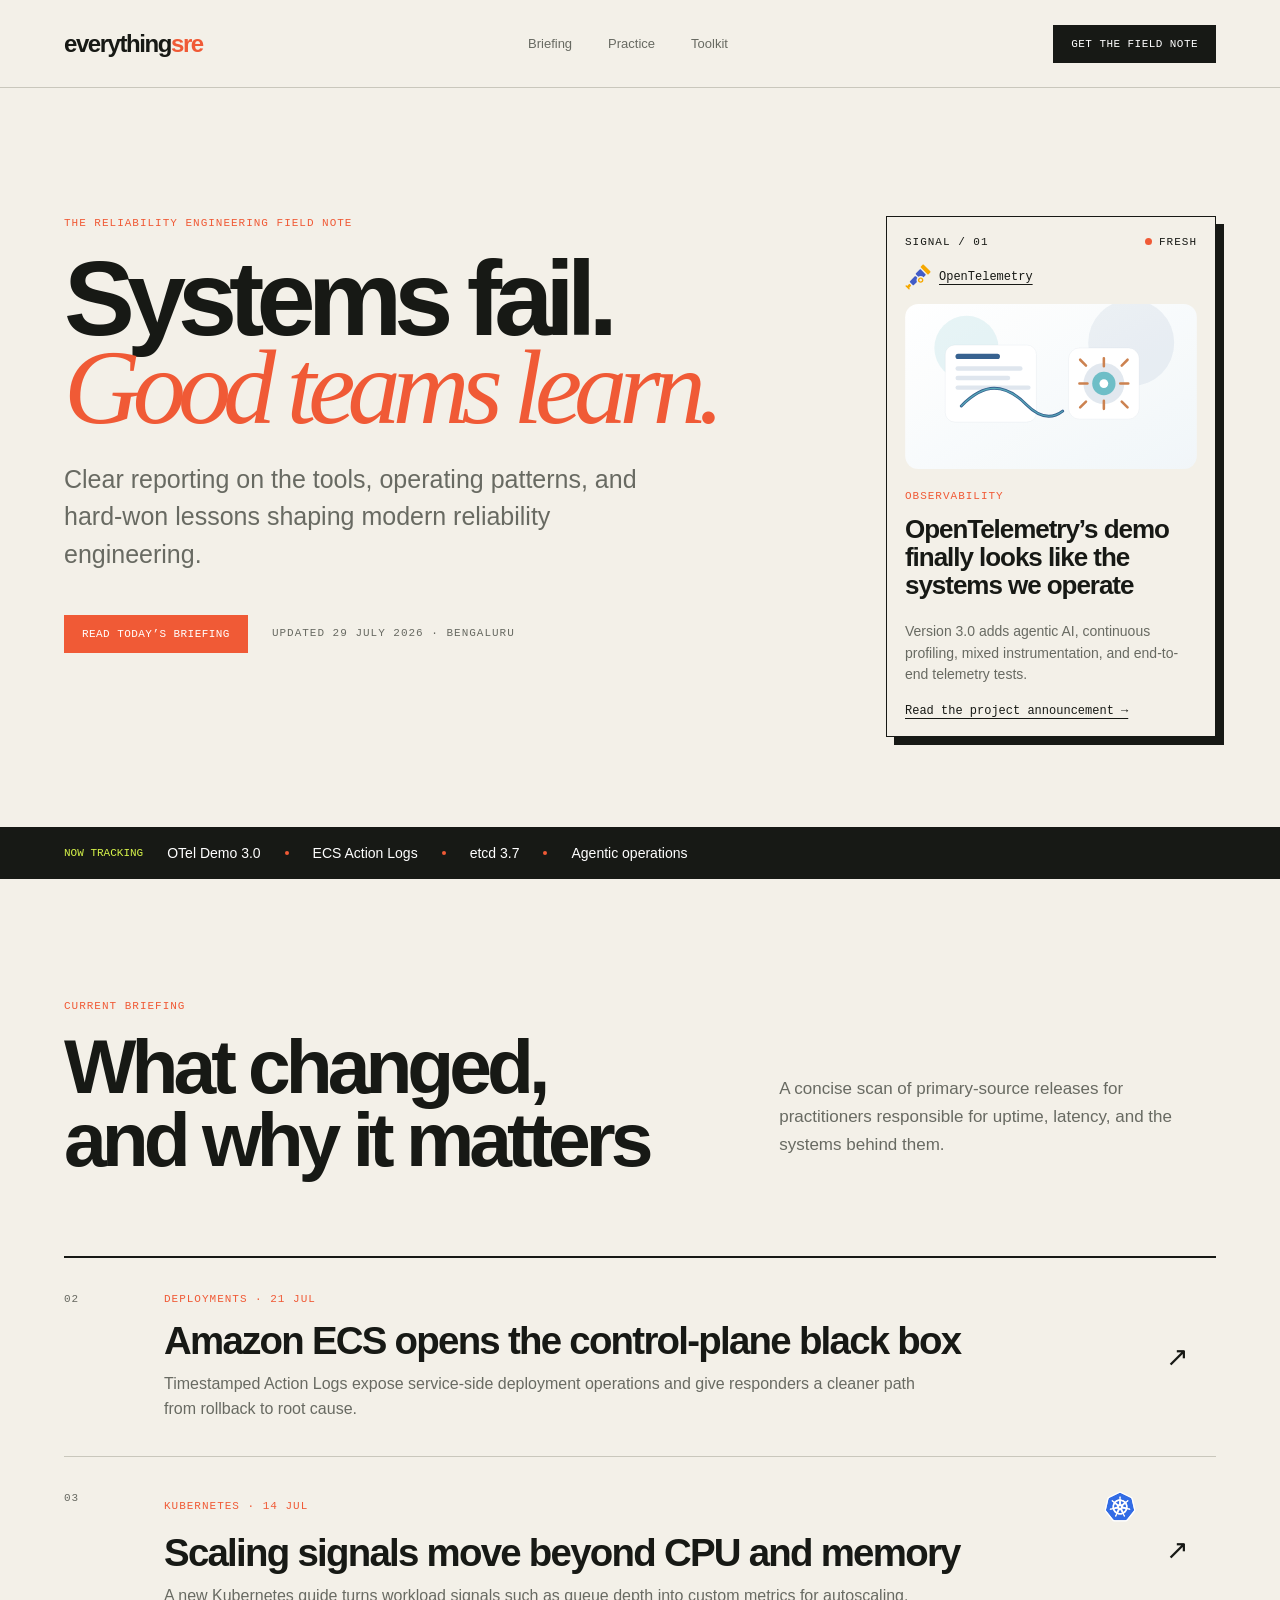
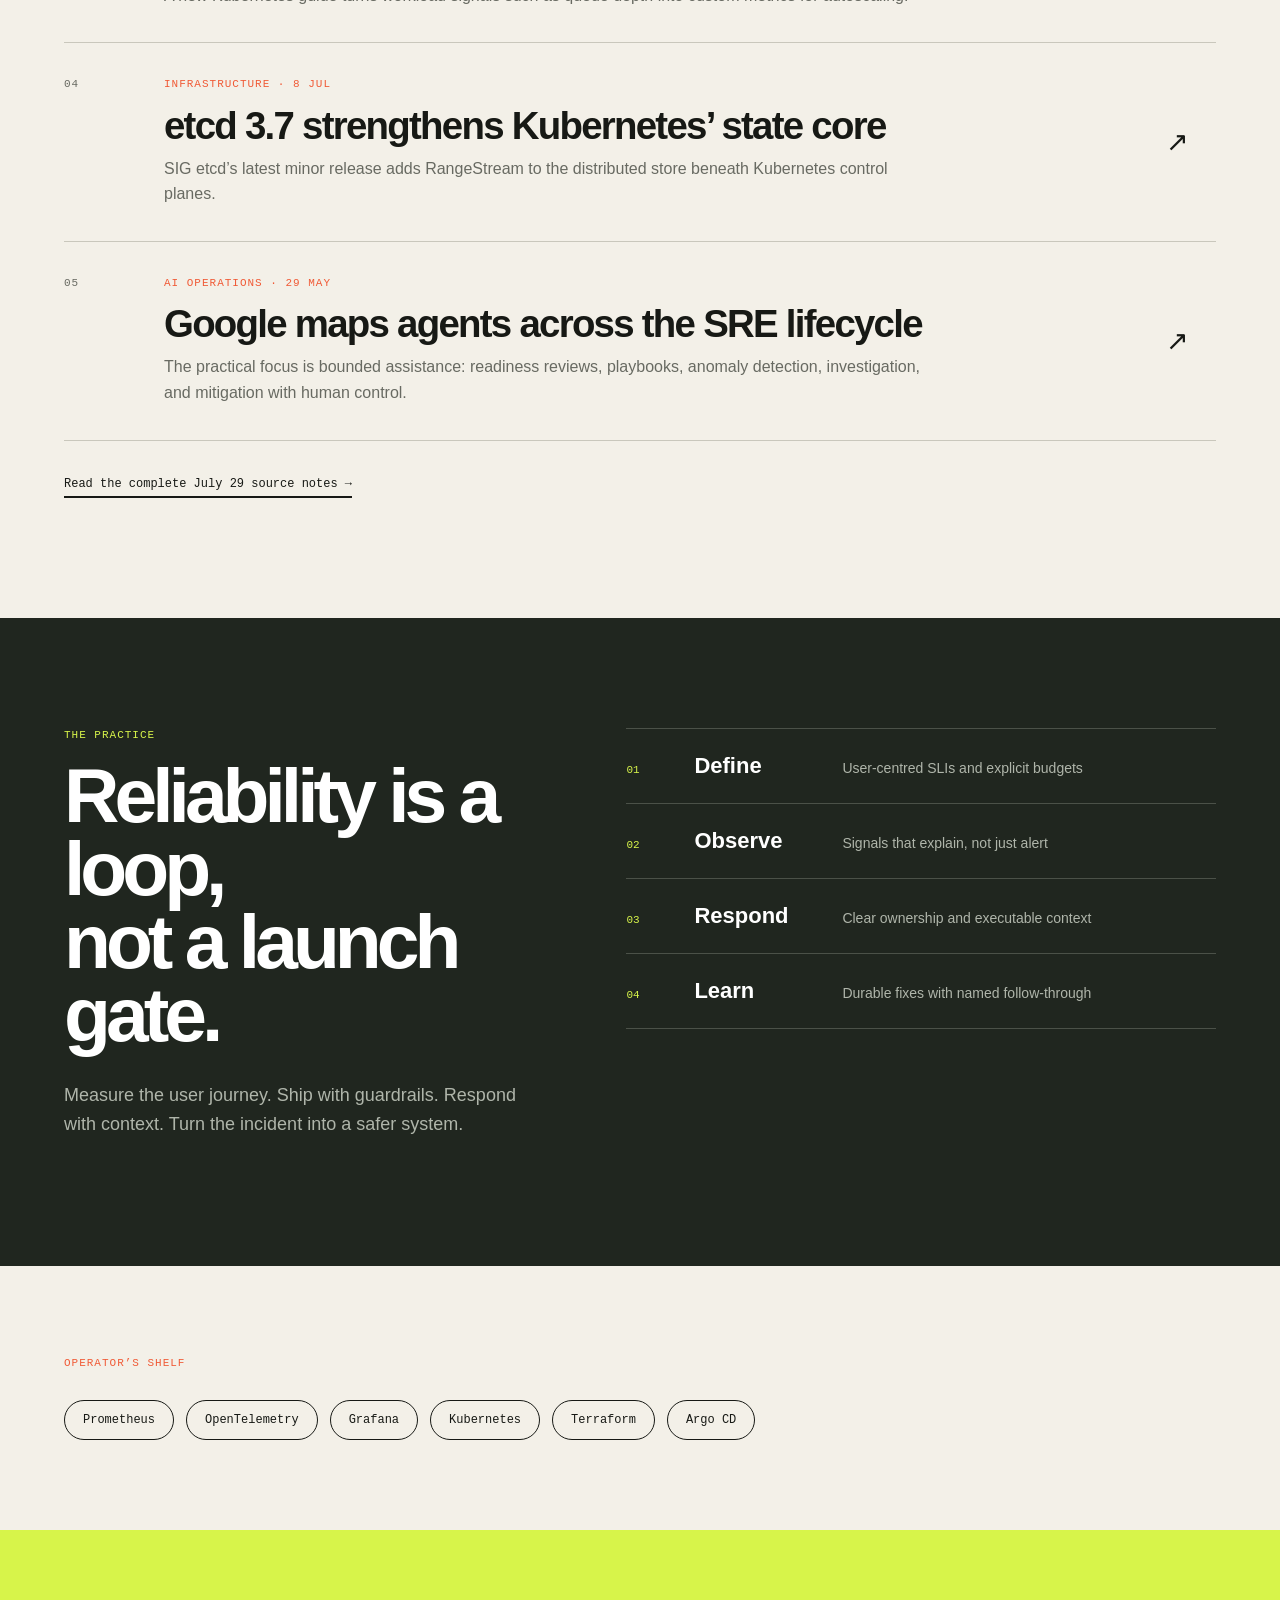
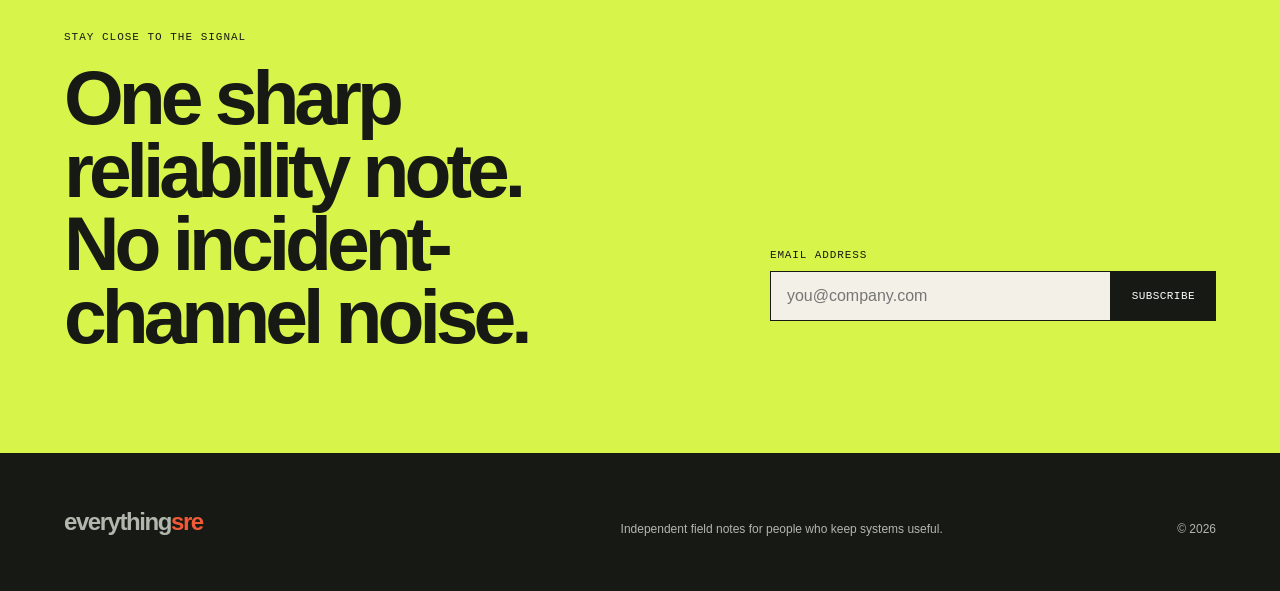
<file: index.html>
<!doctype html>
<html lang="en">
  <head>
    <meta charset="utf-8" />
    <meta name="viewport" content="width=device-width, initial-scale=1" />
    <meta
      name="description"
      content="Current SRE news, reliability engineering field notes, operating practices, and tools."
    />
    <title>everythingsre — Reliability engineering field notes</title>
    <link rel="icon" href="logo.png" type="image/png" />
    <link rel="stylesheet" href="home.css?v=2.0.1" />
    <script>
      (function (h, o, u, n, d) {
        h = h[d] = h[d] || { q: [], onReady: function (callback) { h.q.push(callback); } };
        d = o.createElement(u);
        d.async = true;
        d.src = n;
        n = o.getElementsByTagName(u)[0];
        n.parentNode.insertBefore(d, n);
      })(
        window,
        document,
        'script',
        'https://www.datadoghq-browser-agent.com/us5/v6/datadog-rum.js',
        'DD_RUM'
      );

      window.DD_RUM.onReady(function () {
        window.DD_RUM.init({
          applicationId: '750dff52-45a9-4fd0-882f-ab425c716828',
          clientToken: 'pub09d68a358c94cfc0065de4abdb450430',
          site: 'us5.datadoghq.com',
          service: 'everythingsre',
          env: 'production',
          version: '2.0.0',
          sessionSampleRate: 100,
          sessionReplaySampleRate: 20,
          trackUserInteractions: true,
          trackResources: true,
          trackLongTasks: true,
        });
      });
    </script>
  </head>
  <body>
    <a class="skip-link" href="#main-content">Skip to main content</a>
    <nav class="site-nav" aria-label="Primary navigation">
      <a class="wordmark" href="#main-content">everything<span>sre</span></a>
      <div class="nav-links">
        <a href="#briefing">Briefing</a>
        <a href="#practice">Practice</a>
        <a href="#toolkit">Toolkit</a>
      </div>
      <a class="nav-button" href="#subscribe">Get the field note</a>
    </nav>

    <main id="main-content">
      <section class="hero">
        <div class="hero-main">
          <p class="kicker">The reliability engineering field note</p>
          <h1>Systems fail.<br /><em>Good teams learn.</em></h1>
          <p class="dek">
            Clear reporting on the tools, operating patterns, and hard-won lessons shaping modern
            reliability engineering.
          </p>
          <div class="hero-actions">
            <a class="primary-button" href="#briefing">Read today’s briefing</a>
            <span>Updated 29 July 2026 · Bengaluru</span>
          </div>
        </div>
        <aside class="signal-card">
          <div class="signal-top">
            <span>Signal / 01</span>
            <span class="live-dot">Fresh</span>
          </div>
          <a class="signal-project" href="https://opentelemetry.io/" target="_blank" rel="noreferrer">
            <img src="assets/brands/opentelemetry-icon-color.svg" alt="OpenTelemetry project" />
            <span>OpenTelemetry</span>
          </a>
          <img src="news-otel.svg" alt="" />
          <p class="tag">Observability</p>
          <h2>OpenTelemetry’s demo finally looks like the systems we operate</h2>
          <p>
            Version 3.0 adds agentic AI, continuous profiling, mixed instrumentation, and
            end-to-end telemetry tests.
          </p>
          <a href="https://opentelemetry.io/blog/2026/we-broke-the-demo/" target="_blank" rel="noreferrer">
            Read the project announcement →
          </a>
        </aside>
      </section>

      <section class="ticker" aria-label="Current coverage">
        <span>Now tracking</span>
        <p>OTel Demo 3.0</p><i></i>
        <p>ECS Action Logs</p><i></i>
        <p>etcd 3.7</p><i></i>
        <p>Agentic operations</p>
      </section>

      <section class="briefing" id="briefing">
        <header class="section-title">
          <div>
            <p class="kicker">Current briefing</p>
            <h2>What changed,<br />and why it matters</h2>
          </div>
          <p>
            A concise scan of primary-source releases for practitioners responsible for uptime,
            latency, and the systems behind them.
          </p>
        </header>

        <div class="story-list">
          <article>
            <p class="story-index">02</p>
            <div>
              <p class="tag">Deployments · 21 Jul</p>
              <h3>Amazon ECS opens the control-plane black box</h3>
              <p>
                Timestamped Action Logs expose service-side deployment operations and give
                responders a cleaner path from rollback to root cause.
              </p>
            </div>
            <a href="https://aws.amazon.com/about-aws/whats-new/2026/07/amazon-ecs-action-logs/" target="_blank" rel="noreferrer" aria-label="Read the AWS Action Logs announcement">↗</a>
          </article>
          <article>
            <p class="story-index">03</p>
            <div>
              <div class="story-project">
                <p class="tag">Kubernetes · 14 Jul</p>
                <a href="https://kubernetes.io/" target="_blank" rel="noreferrer">
                  <img src="assets/brands/kubernetes-icon-color.svg" alt="Kubernetes project" />
                </a>
              </div>
              <h3>Scaling signals move beyond CPU and memory</h3>
              <p>
                A new Kubernetes guide turns workload signals such as queue depth into custom
                metrics for autoscaling.
              </p>
            </div>
            <a href="https://kubernetes.io/blog/2026/07/14/custom-metrics-exporter-kubernetes/" target="_blank" rel="noreferrer" aria-label="Read the Kubernetes custom metrics guide">↗</a>
          </article>
          <article>
            <p class="story-index">04</p>
            <div>
              <p class="tag">Infrastructure · 8 Jul</p>
              <h3>etcd 3.7 strengthens Kubernetes’ state core</h3>
              <p>
                SIG etcd’s latest minor release adds RangeStream to the distributed store beneath
                Kubernetes control planes.
              </p>
            </div>
            <a href="https://kubernetes.io/blog/2026/07/08/announcing-etcd-3.7/" target="_blank" rel="noreferrer" aria-label="Read the etcd 3.7 announcement">↗</a>
          </article>
          <article>
            <p class="story-index">05</p>
            <div>
              <p class="tag">AI operations · 29 May</p>
              <h3>Google maps agents across the SRE lifecycle</h3>
              <p>
                The practical focus is bounded assistance: readiness reviews, playbooks, anomaly
                detection, investigation, and mitigation with human control.
              </p>
            </div>
            <a href="https://cloud.google.com/blog/products/devops-sre/how-google-sre-is-using-agentic-ai-to-improve-operations/" target="_blank" rel="noreferrer" aria-label="Read Google's AI in SRE article">↗</a>
          </article>
        </div>
        <a class="roundup-link" href="news/2026-07-29-latest-news.html">
          Read the complete July 29 source notes →
        </a>
      </section>

      <section class="practice" id="practice">
        <div class="practice-copy">
          <p class="kicker">The practice</p>
          <h2>Reliability is a loop,<br />not a launch gate.</h2>
          <p>
            Measure the user journey. Ship with guardrails. Respond with context. Turn the
            incident into a safer system.
          </p>
        </div>
        <ol>
          <li><span>01</span><strong>Define</strong><small>User-centred SLIs and explicit budgets</small></li>
          <li><span>02</span><strong>Observe</strong><small>Signals that explain, not just alert</small></li>
          <li><span>03</span><strong>Respond</strong><small>Clear ownership and executable context</small></li>
          <li><span>04</span><strong>Learn</strong><small>Durable fixes with named follow-through</small></li>
        </ol>
      </section>

      <section class="toolkit" id="toolkit">
        <p class="kicker">Operator’s shelf</p>
        <div class="tool-row">
          <span>Prometheus</span><span>OpenTelemetry</span><span>Grafana</span>
          <span>Kubernetes</span><span>Terraform</span><span>Argo CD</span>
        </div>
      </section>

      <section class="subscribe" id="subscribe">
        <div>
          <p class="kicker">Stay close to the signal</p>
          <h2>One sharp reliability note.<br />No incident-channel noise.</h2>
        </div>
        <form class="subscribe-form">
          <label for="subscriber-email">Email address</label>
          <div class="subscribe-fields">
            <input
              id="subscriber-email"
              name="email"
              type="email"
              autocomplete="email"
              placeholder="you@company.com"
              required
            />
            <button type="submit">Subscribe</button>
          </div>
          <p class="form-status" aria-live="polite"></p>
        </form>
      </section>
    </main>

    <footer>
      <a class="wordmark" href="#main-content">everything<span>sre</span></a>
      <p>Independent field notes for people who keep systems useful.</p>
      <p>© 2026</p>
    </footer>
    <script>
      const subscribeForm = document.querySelector('.subscribe-form');
      const formStatus = document.querySelector('.form-status');

      subscribeForm.addEventListener('submit', function (event) {
        event.preventDefault();
        const email = new FormData(subscribeForm).get('email');
        formStatus.textContent = `Thanks — ${email} is subscribed for the latest news updates.`;
        subscribeForm.reset();
      });
    </script>
  </body>
</html>
</file>
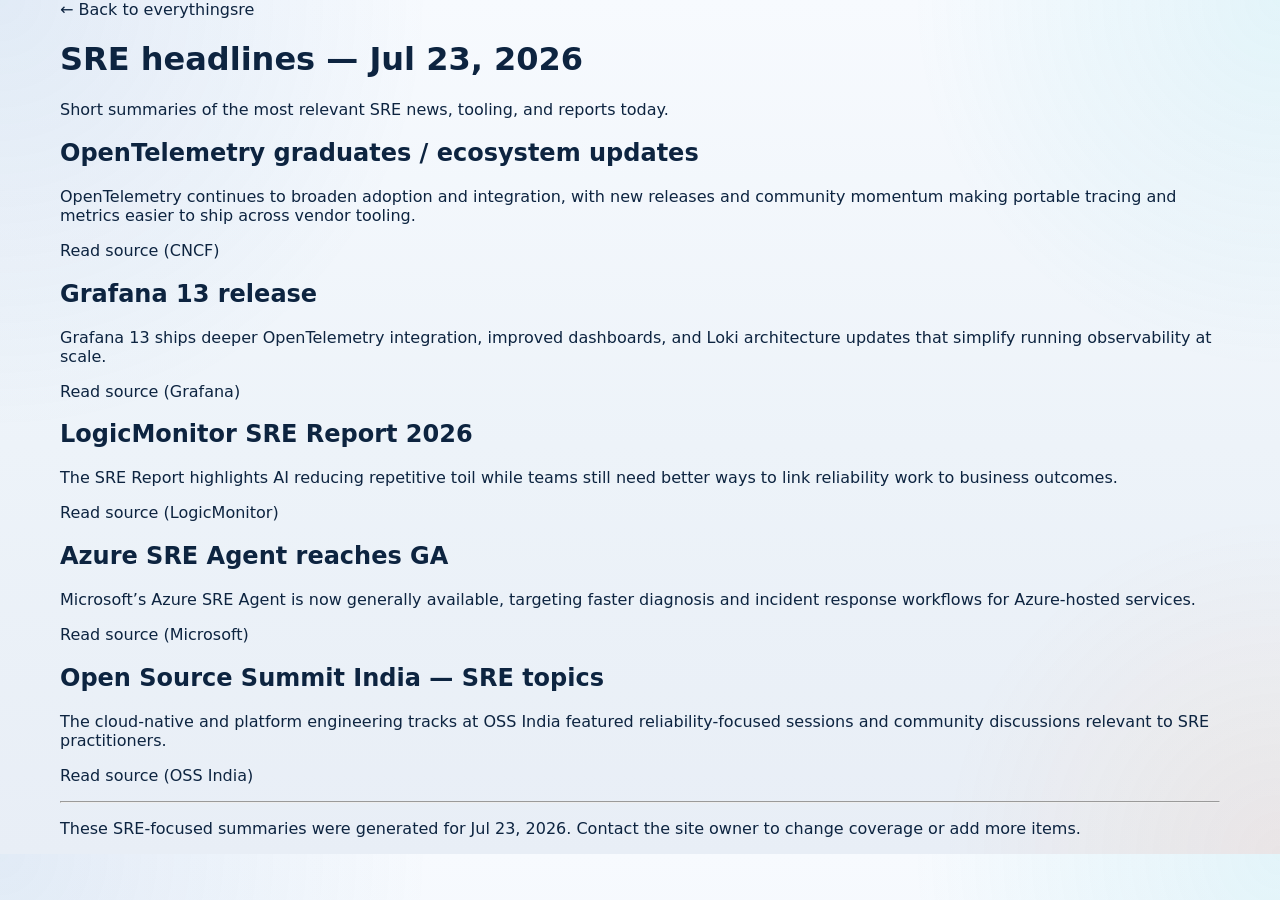
<file: news/2026-07-23-latest-news.html>
<!doctype html>
<html lang="en">
  <head>
    <meta charset="utf-8" />
    <meta name="viewport" content="width=device-width, initial-scale=1" />
    <title>SRE headlines — Jul 23, 2026</title>
    <link rel="stylesheet" href="/styles.css" />
  </head>
  <body>
    <main class="container">
      <a href="/">← Back to everythingsre</a>
      <h1>SRE headlines — Jul 23, 2026</h1>
      <p>Short summaries of the most relevant SRE news, tooling, and reports today.</p>

      <section>
        <h2>OpenTelemetry graduates / ecosystem updates</h2>
        <p>
          OpenTelemetry continues to broaden adoption and integration, with new releases and community momentum making portable tracing and metrics easier to ship across vendor tooling.
        </p>
        <p><a href="https://www.cncf.io/" target="_blank" rel="noreferrer">Read source (CNCF)</a></p>
      </section>

      <section>
        <h2>Grafana 13 release</h2>
        <p>
          Grafana 13 ships deeper OpenTelemetry integration, improved dashboards, and Loki architecture updates that simplify running observability at scale.
        </p>
        <p><a href="https://grafana.com/press/2026/04/21/grafana-labs-launches-grafana-13-at-grafanacon-2026-makes-open-observability-easier-to-run-at-scale/" target="_blank" rel="noreferrer">Read source (Grafana)</a></p>
      </section>

      <section>
        <h2>LogicMonitor SRE Report 2026</h2>
        <p>
          The SRE Report highlights AI reducing repetitive toil while teams still need better ways to link reliability work to business outcomes.
        </p>
        <p><a href="https://www.logicmonitor.com/resources/sre-report-2026" target="_blank" rel="noreferrer">Read source (LogicMonitor)</a></p>
      </section>

      <section>
        <h2>Azure SRE Agent reaches GA</h2>
        <p>
          Microsoft’s Azure SRE Agent is now generally available, targeting faster diagnosis and incident response workflows for Azure-hosted services.
        </p>
        <p><a href="https://learn.microsoft.com/en-us/azure/sre-agent/" target="_blank" rel="noreferrer">Read source (Microsoft)</a></p>
      </section>

      <section>
        <h2>Open Source Summit India — SRE topics</h2>
        <p>
          The cloud-native and platform engineering tracks at OSS India featured reliability-focused sessions and community discussions relevant to SRE practitioners.
        </p>
        <p><a href="https://events.linuxfoundation.org/open-source-summit-india/" target="_blank" rel="noreferrer">Read source (OSS India)</a></p>
      </section>

      <hr />
      <p>These SRE-focused summaries were generated for Jul 23, 2026. Contact the site owner to change coverage or add more items.</p>
    </main>
  </body>
</html>
</file>
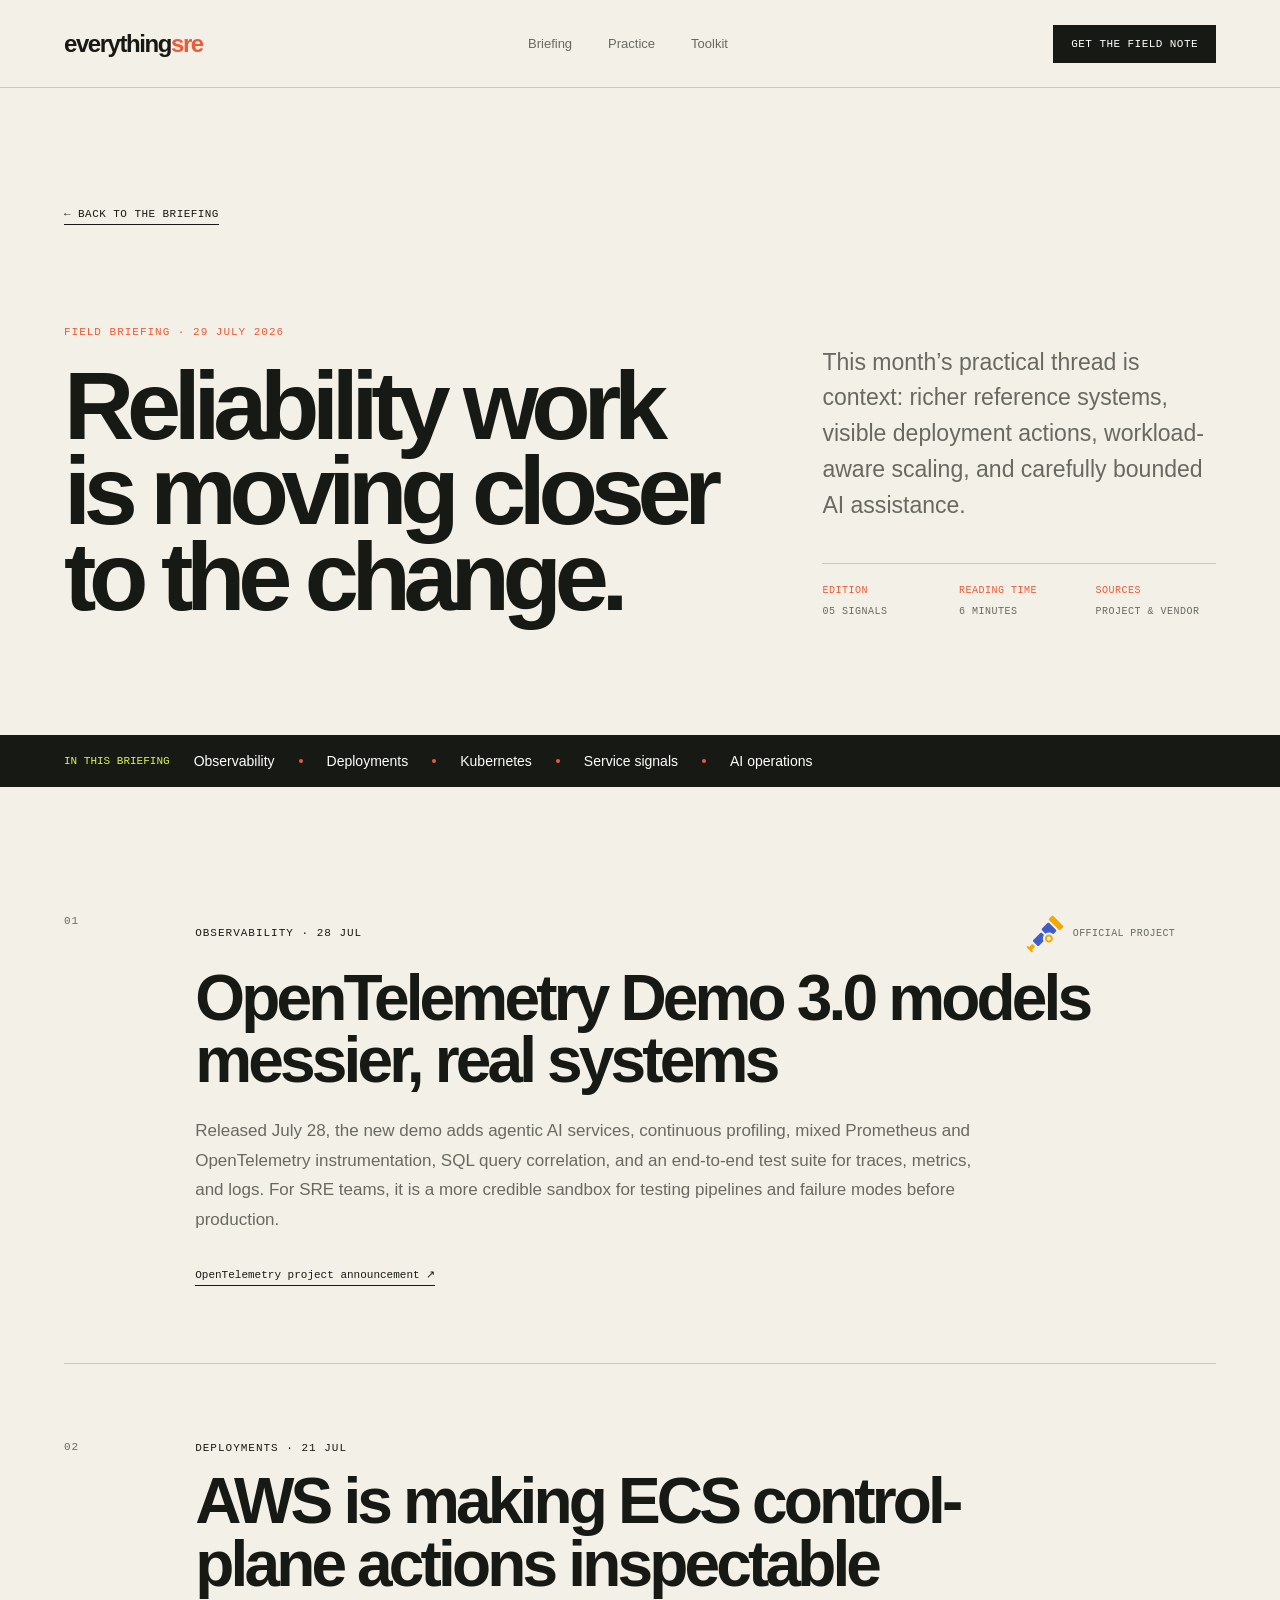
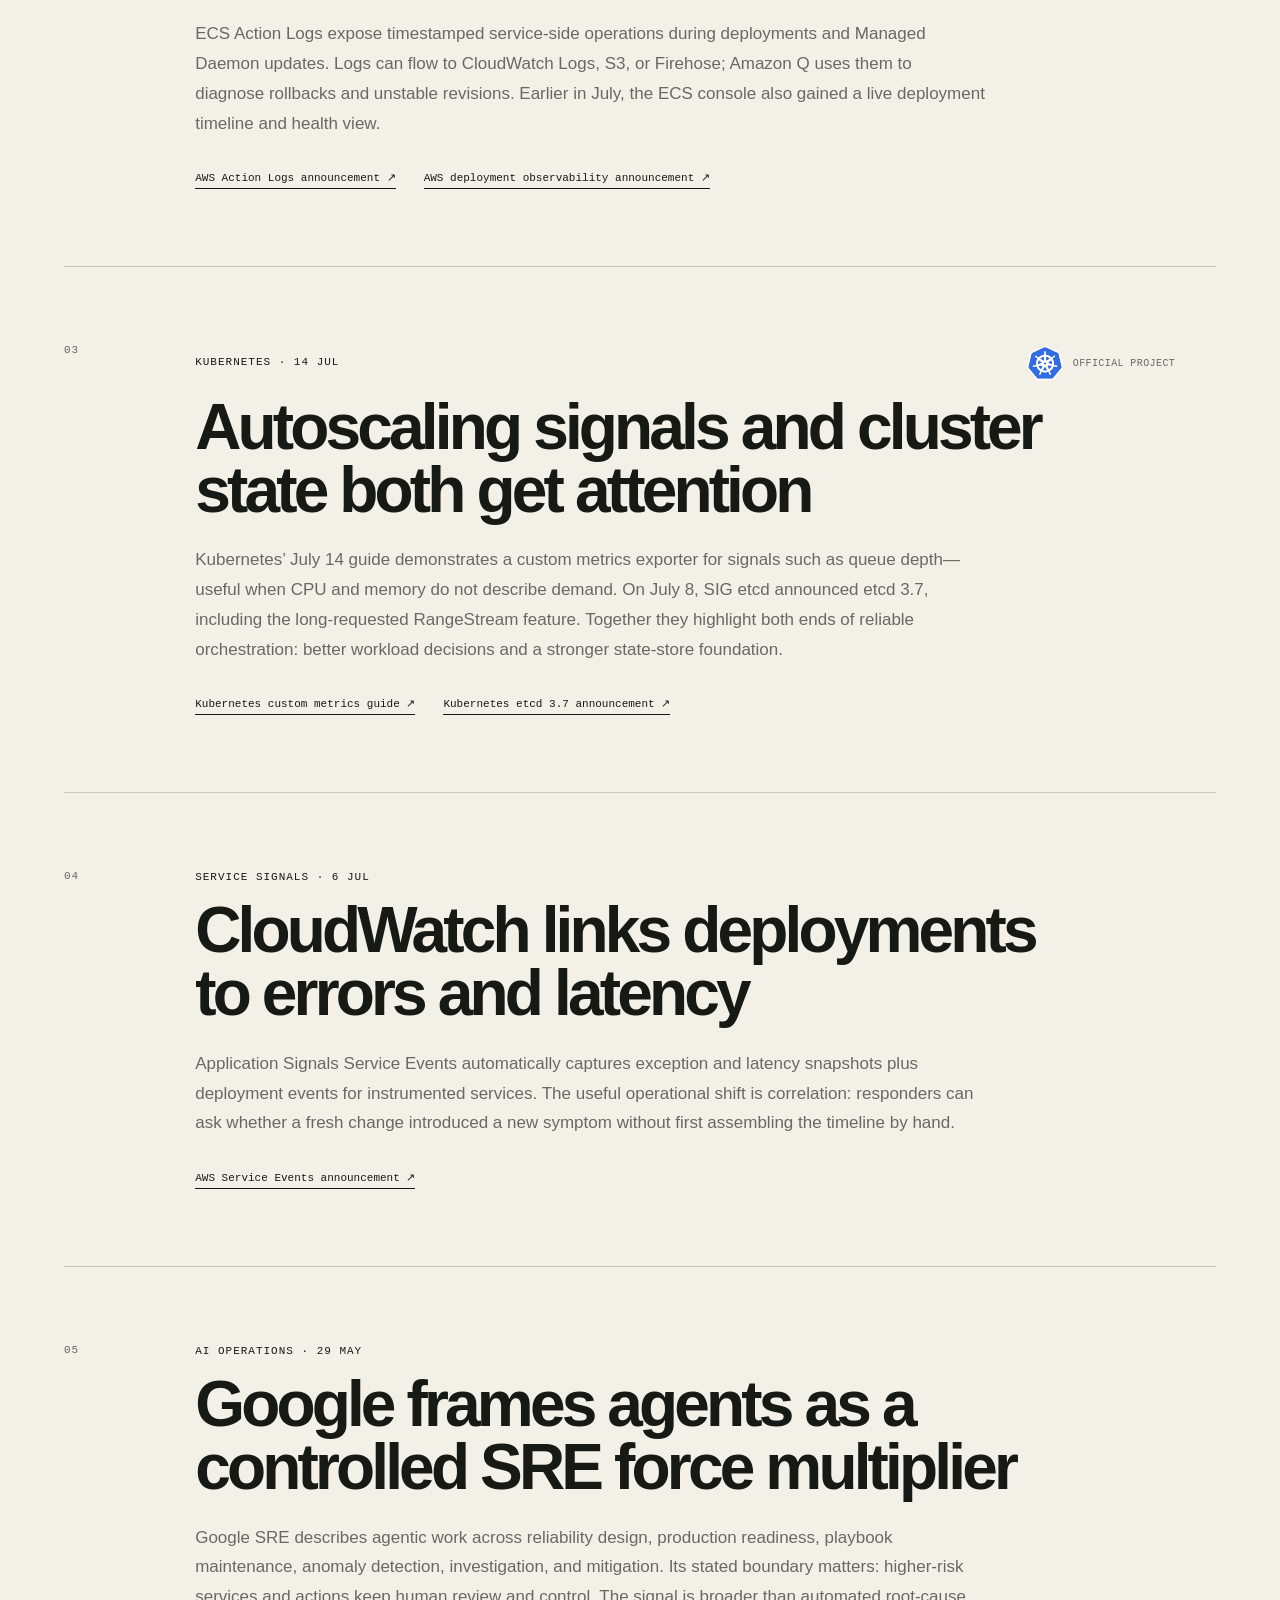
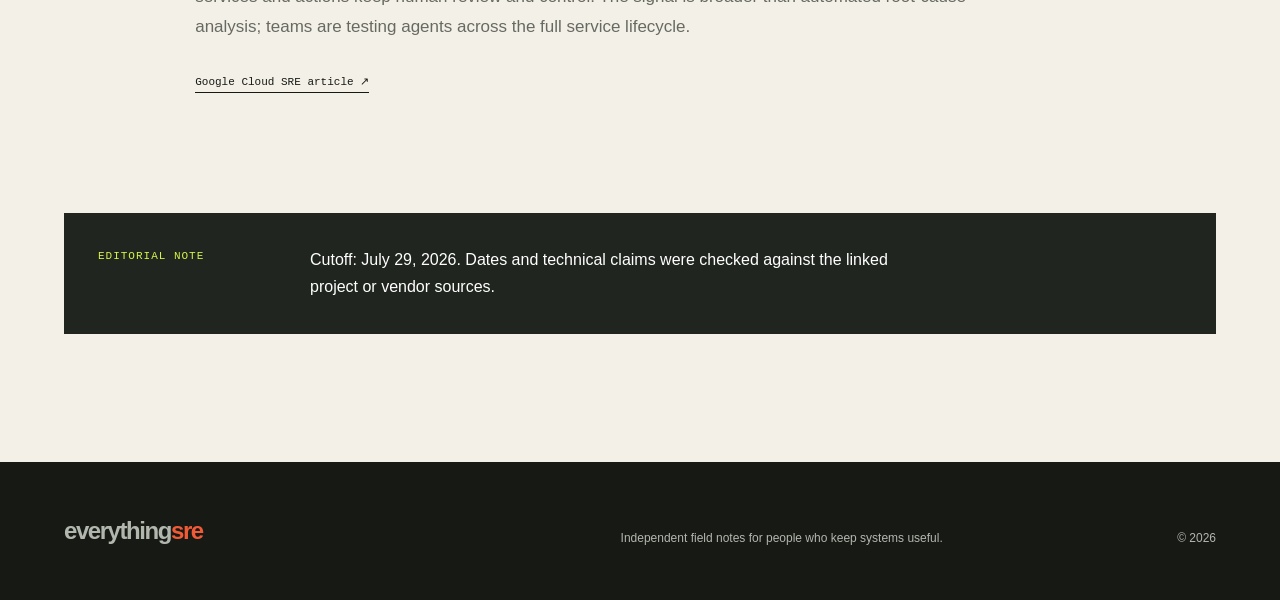
<file: news/2026-07-29-latest-news.html>
<!doctype html>
<html lang="en">
  <head>
    <meta charset="utf-8" />
    <meta name="viewport" content="width=device-width, initial-scale=1" />
    <meta
      name="description"
      content="A concise, source-linked briefing on SRE and reliability engineering news for July 29, 2026."
    />
    <title>SRE headlines — Jul 29, 2026</title>
    <link rel="icon" href="../logo.png" type="image/png" />
    <link rel="stylesheet" href="../home.css?v=2.0.1" />
    <link rel="stylesheet" href="../news.css?v=2.0.0" />
  </head>
  <body>
    <a class="skip-link" href="#article">Skip to article</a>

    <nav class="site-nav" aria-label="Primary navigation">
      <a class="wordmark" href="../index.html">everything<span>sre</span></a>
      <div class="nav-links">
        <a href="../index.html#briefing">Briefing</a>
        <a href="../index.html#practice">Practice</a>
        <a href="../index.html#toolkit">Toolkit</a>
      </div>
      <a class="nav-button" href="../index.html#subscribe">Get the field note</a>
    </nav>

    <main id="article">
      <header class="article-hero">
        <a class="back-link" href="../index.html#briefing">← Back to the briefing</a>
        <div class="article-heading">
          <div>
            <p class="kicker">Field briefing · 29 July 2026</p>
            <h1>Reliability work is moving closer to the change.</h1>
          </div>
          <div class="article-intro">
            <p>
              This month’s practical thread is context: richer reference systems, visible
              deployment actions, workload-aware scaling, and carefully bounded AI assistance.
            </p>
            <dl class="article-meta">
              <div>
                <dt>Edition</dt>
                <dd>05 signals</dd>
              </div>
              <div>
                <dt>Reading time</dt>
                <dd>6 minutes</dd>
              </div>
              <div>
                <dt>Sources</dt>
                <dd>Project &amp; vendor</dd>
              </div>
            </dl>
          </div>
        </div>
      </header>

      <div class="article-ticker" aria-label="Coverage themes">
        <span>In this briefing</span>
        <p>Observability</p><i></i>
        <p>Deployments</p><i></i>
        <p>Kubernetes</p><i></i>
        <p>Service signals</p><i></i>
        <p>AI operations</p>
      </div>

      <article class="article-body">
        <section class="brief-story">
          <p class="story-number">01</p>
          <div class="story-copy">
            <div class="story-label">
              <p class="tag">Observability · 28 Jul</p>
              <a class="project-mark" href="https://opentelemetry.io/" target="_blank" rel="noreferrer">
                <img src="../assets/brands/opentelemetry-icon-color.svg" alt="OpenTelemetry project" />
                <span>Official project</span>
              </a>
            </div>
            <h2>OpenTelemetry Demo 3.0 models messier, real systems</h2>
            <p>
              Released July 28, the new demo adds agentic AI services, continuous profiling, mixed
              Prometheus and OpenTelemetry instrumentation, SQL query correlation, and an
              end-to-end test suite for traces, metrics, and logs. For SRE teams, it is a more
              credible sandbox for testing pipelines and failure modes before production.
            </p>
            <a class="source-link" href="https://opentelemetry.io/blog/2026/we-broke-the-demo/" target="_blank" rel="noreferrer">
              OpenTelemetry project announcement ↗
            </a>
          </div>
        </section>

        <section class="brief-story">
          <p class="story-number">02</p>
          <div class="story-copy">
            <p class="tag">Deployments · 21 Jul</p>
            <h2>AWS is making ECS control-plane actions inspectable</h2>
            <p>
              ECS Action Logs expose timestamped service-side operations during deployments and
              Managed Daemon updates. Logs can flow to CloudWatch Logs, S3, or Firehose; Amazon Q
              uses them to diagnose rollbacks and unstable revisions. Earlier in July, the ECS
              console also gained a live deployment timeline and health view.
            </p>
            <div class="source-list">
              <a class="source-link" href="https://aws.amazon.com/about-aws/whats-new/2026/07/amazon-ecs-action-logs/" target="_blank" rel="noreferrer">AWS Action Logs announcement ↗</a>
              <a class="source-link" href="https://aws.amazon.com/about-aws/whats-new/2026/07/amazon-ecs-aws-management-console/" target="_blank" rel="noreferrer">AWS deployment observability announcement ↗</a>
            </div>
          </div>
        </section>

        <section class="brief-story">
          <p class="story-number">03</p>
          <div class="story-copy">
            <div class="story-label">
              <p class="tag">Kubernetes · 14 Jul</p>
              <a class="project-mark" href="https://kubernetes.io/" target="_blank" rel="noreferrer">
                <img src="../assets/brands/kubernetes-icon-color.svg" alt="Kubernetes project" />
                <span>Official project</span>
              </a>
            </div>
            <h2>Autoscaling signals and cluster state both get attention</h2>
            <p>
              Kubernetes’ July 14 guide demonstrates a custom metrics exporter for signals such
              as queue depth—useful when CPU and memory do not describe demand. On July 8, SIG
              etcd announced etcd 3.7, including the long-requested RangeStream feature. Together
              they highlight both ends of reliable orchestration: better workload decisions and a
              stronger state-store foundation.
            </p>
            <div class="source-list">
              <a class="source-link" href="https://kubernetes.io/blog/2026/07/14/custom-metrics-exporter-kubernetes/" target="_blank" rel="noreferrer">Kubernetes custom metrics guide ↗</a>
              <a class="source-link" href="https://kubernetes.io/blog/2026/07/08/announcing-etcd-3.7/" target="_blank" rel="noreferrer">Kubernetes etcd 3.7 announcement ↗</a>
            </div>
          </div>
        </section>

        <section class="brief-story">
          <p class="story-number">04</p>
          <div class="story-copy">
            <p class="tag">Service signals · 6 Jul</p>
            <h2>CloudWatch links deployments to errors and latency</h2>
            <p>
              Application Signals Service Events automatically captures exception and latency
              snapshots plus deployment events for instrumented services. The useful operational
              shift is correlation: responders can ask whether a fresh change introduced a new
              symptom without first assembling the timeline by hand.
            </p>
            <a class="source-link" href="https://aws.amazon.com/about-aws/whats-new/2026/06/cloudwatch-service-events/" target="_blank" rel="noreferrer">
              AWS Service Events announcement ↗
            </a>
          </div>
        </section>

        <section class="brief-story">
          <p class="story-number">05</p>
          <div class="story-copy">
            <p class="tag">AI operations · 29 May</p>
            <h2>Google frames agents as a controlled SRE force multiplier</h2>
            <p>
              Google SRE describes agentic work across reliability design, production readiness,
              playbook maintenance, anomaly detection, investigation, and mitigation. Its stated
              boundary matters: higher-risk services and actions keep human review and control.
              The signal is broader than automated root-cause analysis; teams are testing agents
              across the full service lifecycle.
            </p>
            <a class="source-link" href="https://cloud.google.com/blog/products/devops-sre/how-google-sre-is-using-agentic-ai-to-improve-operations/" target="_blank" rel="noreferrer">
              Google Cloud SRE article ↗
            </a>
          </div>
        </section>

        <aside class="editorial-note">
          <p class="kicker">Editorial note</p>
          <p>
            Cutoff: July 29, 2026. Dates and technical claims were checked against the linked
            project or vendor sources.
          </p>
        </aside>
      </article>
    </main>

    <footer>
      <a class="wordmark" href="../index.html">everything<span>sre</span></a>
      <p>Independent field notes for people who keep systems useful.</p>
      <p>© 2026</p>
    </footer>
  </body>
</html>
</file>
<file: home.css>
:root {
  --paper: #f3f0e8;
  --ink: #171915;
  --muted: #686a62;
  --line: #c9c7bc;
  --signal: #f05a36;
  --acid: #d7f44a;
  --night: #20261f;
}

* { box-sizing: border-box; }
html { scroll-behavior: smooth; }
body {
  margin: 0;
  color: var(--ink);
  background: var(--paper);
  font-family: "Avenir Next", Avenir, "Segoe UI", Helvetica, Arial, sans-serif;
}
a { color: inherit; text-decoration: none; }
img { display: block; max-width: 100%; }
a:focus-visible {
  outline: 3px solid var(--signal);
  outline-offset: 4px;
}
.skip-link {
  position: fixed;
  z-index: 10;
  top: 12px;
  left: 12px;
  padding: 10px 14px;
  color: white;
  background: var(--ink);
  transform: translateY(-160%);
}
.skip-link:focus { transform: translateY(0); }
.preview-bar {
  display: flex;
  justify-content: space-between;
  gap: 24px;
  padding: 9px clamp(24px, 5vw, 76px);
  color: #fff;
  background: var(--signal);
  font: 500 11px/1.4 ui-monospace, "SFMono-Regular", Consolas, monospace;
  letter-spacing: .08em;
  text-transform: uppercase;
}
.preview-bar p { margin: 0; }
.preview-bar a { text-decoration: underline; text-underline-offset: 3px; }
.site-nav {
  display: flex;
  align-items: center;
  justify-content: space-between;
  min-height: 88px;
  padding: 0 clamp(24px, 5vw, 76px);
  border-bottom: 1px solid var(--line);
}
.wordmark { font-size: 24px; font-weight: 700; letter-spacing: -.06em; }
.wordmark span { color: var(--signal); }
.nav-links { display: flex; gap: 36px; color: var(--muted); font-size: 13px; }
.nav-button, .primary-button {
  padding: 13px 18px;
  color: white;
  background: var(--ink);
  font: 500 11px ui-monospace, "SFMono-Regular", Consolas, monospace;
  letter-spacing: .04em;
  text-transform: uppercase;
}
.hero {
  display: grid;
  grid-template-columns: minmax(0, 1.45fr) minmax(330px, .55fr);
  gap: clamp(40px, 7vw, 110px);
  padding: clamp(70px, 10vw, 145px) clamp(24px, 5vw, 76px) 90px;
}
.kicker, .tag, .signal-top, .hero-actions span, .story-index {
  font: 500 11px/1.4 ui-monospace, "SFMono-Regular", Consolas, monospace;
  letter-spacing: .09em;
  text-transform: uppercase;
}
.kicker { color: var(--signal); }
h1, h2, h3, p { margin-top: 0; }
.hero h1 {
  max-width: 900px;
  margin: 24px 0 30px;
  font-size: clamp(62px, 8.3vw, 132px);
  line-height: .82;
  letter-spacing: -.075em;
}
.hero h1 em {
  color: var(--signal);
  font-family: Georgia, "Times New Roman", serif;
  font-weight: 500;
}
.dek { max-width: 620px; color: var(--muted); font-size: clamp(18px, 2vw, 25px); line-height: 1.5; }
.hero-actions { display: flex; align-items: center; gap: 24px; margin-top: 42px; }
.hero-actions span { color: var(--muted); }
.primary-button { background: var(--signal); }
.signal-card {
  align-self: end;
  padding: 18px;
  border: 1px solid var(--ink);
  box-shadow: 8px 8px 0 var(--ink);
}
.signal-top { display: flex; justify-content: space-between; margin-bottom: 14px; }
.live-dot::before { content: ""; display: inline-block; width: 7px; height: 7px; margin-right: 7px; border-radius: 50%; background: var(--signal); }
.signal-project {
  display: inline-flex;
  align-items: center;
  gap: 8px;
  margin-bottom: 14px;
  font: 500 11px ui-monospace, "SFMono-Regular", Consolas, monospace;
}
.signal-project img {
  width: 26px;
  height: 26px;
  object-fit: contain;
}
.signal-card > img { width: 100%; aspect-ratio: 16/9; object-fit: cover; filter: saturate(.6); }
.signal-card .tag { margin-top: 20px; color: var(--signal); }
.signal-card h2 { font-size: 26px; line-height: 1.08; letter-spacing: -.04em; }
.signal-card > p:not(.tag) { color: var(--muted); font-size: 14px; line-height: 1.55; }
.signal-card > a { font: 500 12px ui-monospace, "SFMono-Regular", Consolas, monospace; text-decoration: underline; text-underline-offset: 4px; }
.ticker { display: flex; align-items: center; gap: 24px; overflow: hidden; padding: 18px clamp(24px, 5vw, 76px); color: white; background: var(--ink); white-space: nowrap; }
.ticker span { color: var(--acid); font: 500 11px ui-monospace, "SFMono-Regular", Consolas, monospace; text-transform: uppercase; }
.ticker p { margin: 0; font-size: 14px; }
.ticker i { width: 4px; height: 4px; border-radius: 50%; background: var(--signal); }
.briefing { padding: 120px clamp(24px, 5vw, 76px); }
.section-title { display: grid; grid-template-columns: 1.2fr .8fr; gap: 60px; align-items: end; margin-bottom: 80px; }
.section-title h2, .practice h2, .subscribe h2 { margin: 16px 0 0; font-size: clamp(48px, 6vw, 88px); line-height: .95; letter-spacing: -.065em; }
.section-title > p { max-width: 470px; color: var(--muted); font-size: 17px; line-height: 1.65; }
.story-list { border-top: 2px solid var(--ink); }
.story-list article { display: grid; grid-template-columns: 70px minmax(0, 1fr) 50px; gap: 30px; padding: 34px 0; border-bottom: 1px solid var(--line); }
.story-index { color: var(--muted); }
.story-list .tag { color: var(--signal); }
.story-project { display: flex; align-items: center; justify-content: space-between; gap: 18px; }
.story-project .tag { margin-bottom: 0; }
.story-project img { display: block; width: 32px; height: 32px; object-fit: contain; }
.story-list h3 { margin: 8px 0 8px; font-size: clamp(25px, 3vw, 42px); letter-spacing: -.045em; }
.story-list article div > p:last-child { max-width: 760px; margin-bottom: 0; color: var(--muted); line-height: 1.6; }
.story-list article > a { align-self: center; font-size: 27px; }
.roundup-link {
  display: inline-block;
  margin-top: 36px;
  padding-bottom: 5px;
  border-bottom: 2px solid;
  font: 500 12px ui-monospace, "SFMono-Regular", Consolas, monospace;
}
.practice {
  display: grid;
  grid-template-columns: .9fr 1.1fr;
  gap: 80px;
  padding: 110px clamp(24px, 5vw, 76px);
  color: #fff;
  background: var(--night);
}
.practice .kicker { color: var(--acid); }
.practice-copy > p:last-child { max-width: 570px; margin-top: 30px; color: #afb5aa; font-size: 18px; line-height: 1.6; }
.practice ol { margin: 0; padding: 0; list-style: none; border-top: 1px solid #4b5148; }
.practice li { display: grid; grid-template-columns: 50px 130px 1fr; gap: 18px; align-items: baseline; padding: 24px 0; border-bottom: 1px solid #4b5148; }
.practice li span { color: var(--acid); font: 11px ui-monospace, "SFMono-Regular", Consolas, monospace; }
.practice li strong { font-size: 22px; }
.practice li small { color: #afb5aa; font-size: 14px; }
.toolkit { padding: 90px clamp(24px, 5vw, 76px); }
.tool-row { display: flex; flex-wrap: wrap; gap: 12px; margin-top: 28px; }
.tool-row span { padding: 12px 18px; border: 1px solid var(--ink); border-radius: 99px; font: 500 12px ui-monospace, "SFMono-Regular", Consolas, monospace; }
.subscribe {
  display: grid;
  grid-template-columns: 1.15fr .85fr;
  gap: clamp(48px, 8vw, 120px);
  align-items: end;
  padding: 100px clamp(24px, 5vw, 76px);
  background: var(--acid);
}
.subscribe .kicker { color: var(--ink); }
.subscribe h2 { max-width: 900px; }
.subscribe-form label {
  display: block;
  margin-bottom: 10px;
  font: 500 11px ui-monospace, "SFMono-Regular", Consolas, monospace;
  letter-spacing: .08em;
  text-transform: uppercase;
}
.subscribe-fields { display: flex; }
.subscribe-fields input {
  min-width: 0;
  flex: 1;
  padding: 15px 16px;
  border: 1px solid var(--ink);
  border-radius: 0;
  color: var(--ink);
  background: var(--paper);
  font: inherit;
}
.subscribe-fields button {
  padding: 15px 20px;
  border: 1px solid var(--ink);
  color: white;
  background: var(--ink);
  cursor: pointer;
  font: 500 11px ui-monospace, "SFMono-Regular", Consolas, monospace;
  letter-spacing: .04em;
  text-transform: uppercase;
}
.subscribe-fields input:focus-visible,
.subscribe-fields button:focus-visible {
  outline: 3px solid var(--signal);
  outline-offset: 3px;
}
.form-status { min-height: 1.5em; margin: 12px 0 0; font-size: 13px; }
footer { display: grid; grid-template-columns: 1fr 1fr auto; gap: 30px; align-items: end; padding: 55px clamp(24px, 5vw, 76px); color: #b2b7ae; background: var(--ink); font-size: 12px; }
footer p { margin: 0; }

@media (max-width: 900px) {
  .nav-links { display: none; }
  .hero, .section-title, .practice, .subscribe { grid-template-columns: 1fr; }
  .hero { padding-top: 80px; }
  .signal-card { max-width: 520px; }
}
@media (max-width: 620px) {
  .nav-button { display: none; }
  .site-nav { min-height: 72px; }
  .hero { padding-top: 64px; padding-bottom: 64px; }
  .hero h1 { font-size: clamp(50px, 15vw, 66px); }
  .dek { font-size: 18px; }
  .hero-actions { align-items: flex-start; flex-direction: column; }
  .ticker { gap: 14px; padding-block: 15px; }
  .briefing { padding-block: 82px; }
  .section-title { gap: 26px; margin-bottom: 54px; }
  .story-list article { grid-template-columns: 36px minmax(0, 1fr); }
  .story-list article > a { display: none; }
  .practice { gap: 48px; padding-block: 82px; }
  .practice li { grid-template-columns: 35px 1fr; }
  .practice li small { grid-column: 2; }
  .subscribe-fields { flex-direction: column; gap: 10px; }
  .subscribe-fields button { width: 100%; }
  footer { grid-template-columns: 1fr; }
}
</file>
<file: styles.css>
:root {
  color-scheme: light;
  --bg: #f5f8fc;
  --bg-soft: #edf3f9;
  --card: rgba(255, 255, 255, 0.9);
  --card-border: rgba(36, 83, 143, 0.12);
  --text: #0d2440;
  --muted: #5f6f85;
  --accent: #1e66b2;
  --accent-2: #2fc4d4;
  --accent-3: #f57a26;
  --shadow: 0 24px 80px rgba(18, 42, 72, 0.12);
  --radius: 24px;
  --radius-sm: 16px;
  --container: 1160px;
  --border: 1px solid var(--card-border);
  font-family: Inter, ui-sans-serif, system-ui, -apple-system, BlinkMacSystemFont, "Segoe UI",
    sans-serif;
}

* {
  box-sizing: border-box;
}

html {
  scroll-behavior: smooth;
}

body {
  margin: 0;
  min-width: 320px;
  background:
    radial-gradient(circle at top left, rgba(30, 102, 178, 0.1), transparent 28%),
    radial-gradient(circle at top right, rgba(47, 196, 212, 0.1), transparent 24%),
    radial-gradient(circle at bottom right, rgba(245, 122, 38, 0.08), transparent 22%),
    linear-gradient(180deg, #f7fafe 0%, #edf3f9 52%, #e8eef6 100%);
  color: var(--text);
}

a {
  color: inherit;
  text-decoration: none;
}

button,
input {
  font: inherit;
}

.container {
  width: min(var(--container), calc(100% - 2rem));
  margin: 0 auto;
}

.sr-only {
  position: absolute;
  width: 1px;
  height: 1px;
  padding: 0;
  margin: -1px;
  overflow: hidden;
  clip: rect(0, 0, 0, 0);
  white-space: nowrap;
  border: 0;
}

.bg-glow {
  position: fixed;
  inset: auto;
  width: 30rem;
  height: 30rem;
  border-radius: 50%;
  filter: blur(80px);
  opacity: 0.18;
  pointer-events: none;
  z-index: -1;
}

.bg-glow-1 {
  top: -8rem;
  left: -8rem;
  background: rgba(47, 196, 212, 0.55);
}

.bg-glow-2 {
  top: 18rem;
  right: -10rem;
  background: rgba(245, 122, 38, 0.42);
}

.site-header {
  position: sticky;
  top: 0;
  z-index: 20;
  backdrop-filter: blur(18px);
  background: rgba(247, 250, 254, 0.78);
  border-bottom: 1px solid rgba(36, 83, 143, 0.08);
}

.header-inner {
  min-height: 76px;
  display: flex;
  align-items: center;
  justify-content: space-between;
  gap: 1rem;
}

.brand {
  display: inline-flex;
  align-items: center;
  gap: 0.9rem;
}

.brand-mark {
  width: clamp(160px, 22vw, 250px);
  height: auto;
  display: block;
  object-fit: contain;
  border-radius: 0;
  box-shadow: none;
}

.primary-nav {
  display: flex;
  align-items: center;
  gap: 1.4rem;
}

.primary-nav a {
  color: var(--muted);
}

.primary-nav a:hover,
.primary-nav a:focus-visible {
  color: var(--text);
}

.nav-cta {
  padding: 0.8rem 1.05rem;
  border-radius: 999px;
  border: var(--border);
  color: var(--text) !important;
  background: rgba(255, 255, 255, 0.75);
}

.nav-toggle {
  display: none;
  width: 2.75rem;
  height: 2.75rem;
  border: var(--border);
  border-radius: 14px;
  background: rgba(255, 255, 255, 0.7);
  color: var(--text);
  padding: 0;
}

.nav-toggle span {
  display: block;
  width: 1rem;
  height: 2px;
  margin: 0.22rem auto;
  border-radius: 999px;
  background: currentColor;
}

.hero {
  padding: 5rem 0 2rem;
}

.hero-grid {
  display: grid;
  grid-template-columns: 1.1fr 0.9fr;
  gap: 2rem;
  align-items: center;
}

.eyebrow {
  margin: 0 0 0.8rem;
  text-transform: uppercase;
  letter-spacing: 0.18em;
  color: var(--accent);
  font-size: 0.76rem;
  font-weight: 700;
}

.hero-copy h1,
.section-heading h2,
.cta-card h2,
.about-grid h2 {
  margin: 0;
  font-size: clamp(2.4rem, 5vw, 4.9rem);
  line-height: 0.98;
  letter-spacing: -0.04em;
}

.lead,
.section-copy,
.story-content p,
.post-body p,
.tool-card p,
.playbook p,
.cta-card p {
  color: var(--muted);
  line-height: 1.65;
}

.lead {
  max-width: 38rem;
  margin: 1.35rem 0 0;
  font-size: 1.08rem;
}

.hero-actions {
  display: flex;
  gap: 0.9rem;
  margin-top: 2rem;
  flex-wrap: wrap;
}

.button {
  display: inline-flex;
  align-items: center;
  justify-content: center;
  padding: 0.95rem 1.25rem;
  border-radius: 999px;
  border: 1px solid transparent;
  transition:
    transform 0.18s ease,
    border-color 0.18s ease,
    background 0.18s ease;
}

.button:hover,
.button:focus-visible {
  transform: translateY(-1px);
}

.button-primary {
  background: linear-gradient(135deg, var(--accent), var(--accent-2));
  color: #ffffff;
  font-weight: 700;
}

.button-secondary {
  border-color: rgba(36, 83, 143, 0.14);
  background: rgba(255, 255, 255, 0.78);
  color: var(--text);
}

.hero-metrics {
  list-style: none;
  padding: 0;
  margin: 2.25rem 0 0;
  display: grid;
  grid-template-columns: repeat(3, minmax(0, 1fr));
  gap: 0.8rem;
}

.hero-metrics li {
  padding: 1rem;
  border-radius: var(--radius-sm);
  background: rgba(255, 255, 255, 0.78);
  border: var(--border);
}

.hero-metrics strong {
  display: block;
  font-size: 1.45rem;
  margin-bottom: 0.3rem;
}

.hero-metrics span {
  color: var(--muted);
  font-size: 0.92rem;
}

.hero-panel {
  align-self: stretch;
}

.panel-label {
  margin: 0 0 0.75rem;
  color: var(--muted);
  font-size: 0.92rem;
}

.story-card,
.post-card,
.tool-card,
.playbook,
.cta-card {
  background: var(--card);
  border: var(--border);
  box-shadow: var(--shadow);
  backdrop-filter: blur(14px);
}

.story-card {
  overflow: hidden;
  border-radius: var(--radius);
}

.story-visual {
  min-height: 240px;
}

.story-thumb-image,
.post-thumb-image {
  width: 100%;
  aspect-ratio: 16 / 9;
  object-fit: cover;
  display: block;
}

.story-content {
  padding: 1.3rem 1.3rem 1.45rem;
}

.meta-row {
  display: flex;
  align-items: center;
  justify-content: space-between;
  gap: 1rem;
  color: var(--muted);
  font-size: 0.88rem;
}

.pill {
  display: inline-flex;
  align-items: center;
  padding: 0.42rem 0.72rem;
  border-radius: 999px;
  background: rgba(30, 102, 178, 0.08);
  color: var(--accent);
  border: 1px solid rgba(30, 102, 178, 0.14);
}

.story-content h2,
.post-body h3,
.tool-card h3,
.playbook h3 {
  margin: 0.9rem 0 0.65rem;
  font-size: 1.3rem;
  line-height: 1.15;
}

.story-content a {
  display: inline-flex;
  margin-top: 0.5rem;
  color: var(--accent-3);
}

.section {
  padding: 4rem 0;
}

.section-alt {
  background: linear-gradient(180deg, rgba(255, 255, 255, 0.5), rgba(229, 238, 247, 0.9));
  border-top: 1px solid rgba(36, 83, 143, 0.08);
  border-bottom: 1px solid rgba(36, 83, 143, 0.08);
}

.section-heading {
  display: flex;
  align-items: end;
  justify-content: space-between;
  gap: 1.2rem;
  margin-bottom: 1.5rem;
}

.section-heading.compact h2,
.about-grid h2,
.cta-card h2 {
  font-size: clamp(2rem, 4vw, 3.25rem);
}

.section-copy {
  max-width: 34rem;
  margin: 0;
}

.filter-bar {
  display: flex;
  flex-wrap: wrap;
  gap: 0.55rem;
}

.filter {
  border: 1px solid rgba(36, 83, 143, 0.14);
  background: rgba(255, 255, 255, 0.72);
  color: var(--muted);
  border-radius: 999px;
  padding: 0.7rem 1rem;
  cursor: pointer;
}

.filter.is-active {
  color: #ffffff;
  background: linear-gradient(135deg, var(--accent), var(--accent-2));
  border-color: transparent;
  font-weight: 700;
}

.posts-grid,
.news-grid {
  display: grid;
  grid-template-columns: repeat(3, minmax(0, 1fr));
  gap: 1rem;
}

.post-card {
  overflow: hidden;
  border-radius: 22px;
}

.post-card.is-hidden {
  display: none;
}

.post-thumb {
  min-height: 170px;
}

.post-body {
  padding: 1.1rem 1.1rem 1.35rem;
}

.news-card a {
  display: inline-flex;
  margin-top: 0.6rem;
  color: var(--accent-3);
}

.tool-grid,
.playbook-grid,
.about-grid {
  display: grid;
  gap: 1rem;
}

.tool-grid {
  grid-template-columns: repeat(3, minmax(0, 1fr));
}

.tool-card {
  padding: 1.25rem;
  border-radius: 20px;
}

.tool-card p {
  margin-bottom: 0;
}

.playbook-grid {
  grid-template-columns: repeat(4, minmax(0, 1fr));
}

.playbook {
  padding: 1.25rem;
  border-radius: 20px;
}

.playbook span {
  display: inline-flex;
  color: var(--accent);
  font-weight: 700;
  margin-bottom: 0.9rem;
}

.section-cta {
  padding-bottom: 5rem;
}

.cta-card {
  border-radius: 28px;
  padding: 1.4rem;
  display: grid;
  grid-template-columns: 1.1fr 0.9fr;
  gap: 1rem;
  align-items: center;
}

.subscribe-form {
  display: grid;
  grid-template-columns: 1fr auto;
  gap: 0.75rem;
  align-items: center;
}

.subscribe-form input {
  width: 100%;
  min-height: 3.25rem;
  padding: 0 1rem;
  border-radius: 999px;
  border: 1px solid rgba(36, 83, 143, 0.14);
  background: rgba(255, 255, 255, 0.92);
  color: var(--text);
}

.subscribe-form input[readonly] {
  cursor: text;
}

.subscribe-form input::placeholder {
  color: #7a8ba3;
}

.form-status {
  grid-column: 1 / -1;
  margin: 0;
  min-height: 1.2rem;
  color: var(--accent-3);
}

.about-grid {
  grid-template-columns: 1fr 1fr;
  align-items: end;
}

.site-footer {
  padding: 1.4rem 0 2rem;
}

.news-brief {
  max-width: 860px;
  padding-block: 72px;
}

.news-brief .back-link {
  display: inline-block;
  margin-bottom: 56px;
}

.news-brief > h1 {
  max-width: 760px;
}

.news-brief > .lead {
  max-width: 720px;
  margin-bottom: 64px;
}

.news-brief section {
  padding: 40px 0;
  border-top: 1px solid var(--line);
}

.news-brief section h2 {
  margin-top: 8px;
}

.brief-number,
.brief-note {
  color: var(--muted);
  font-size: 0.86rem;
  letter-spacing: 0.05em;
  text-transform: uppercase;
}

.brief-label {
  display: flex;
  align-items: center;
  justify-content: space-between;
  gap: 24px;
}

.brief-label .brief-number {
  margin-bottom: 0;
}

.project-logo-link {
  display: inline-flex;
  align-items: center;
  gap: 9px;
  color: var(--muted);
  font-size: 0.76rem;
}

.project-logo-link img {
  width: 34px;
  height: 34px;
  object-fit: contain;
}

.source-row {
  display: flex;
  flex-wrap: wrap;
  gap: 8px;
}

@media (max-width: 520px) {
  .project-logo-link span {
    position: absolute;
    width: 1px;
    height: 1px;
    overflow: hidden;
    clip: rect(0, 0, 0, 0);
  }
}

.brief-note {
  padding-top: 28px;
  border-top: 1px solid var(--line);
  line-height: 1.7;
}

.footer-inner {
  display: flex;
  flex-wrap: wrap;
  justify-content: space-between;
  gap: 0.8rem;
  color: var(--muted);
  font-size: 0.92rem;
  border-top: 1px solid rgba(36, 83, 143, 0.08);
  padding-top: 1.1rem;
}

@media (max-width: 980px) {
  .hero-grid,
  .cta-card,
  .about-grid {
    grid-template-columns: 1fr;
  }

  .posts-grid,
  .news-grid,
  .tool-grid,
  .playbook-grid {
    grid-template-columns: repeat(2, minmax(0, 1fr));
  }

  .section-heading {
    flex-direction: column;
    align-items: start;
  }
}

@media (max-width: 760px) {
  .nav-toggle {
    display: inline-block;
  }

  .primary-nav {
    position: absolute;
    top: 76px;
    left: 1rem;
    right: 1rem;
    display: none;
    flex-direction: column;
    padding: 1rem;
    border-radius: 20px;
    background: rgba(247, 250, 254, 0.98);
    border: var(--border);
    box-shadow: var(--shadow);
  }

  .primary-nav.is-open {
    display: flex;
  }

  .hero {
    padding-top: 3rem;
  }

  .hero-metrics,
  .posts-grid,
  .news-grid,
  .tool-grid,
  .playbook-grid {
    grid-template-columns: 1fr;
  }

  .subscribe-form {
    grid-template-columns: 1fr;
  }
}
</file>
<file: news.css>
.article-hero {
  padding: clamp(64px, 9vw, 128px) clamp(24px, 5vw, 76px) clamp(72px, 9vw, 120px);
}

.back-link {
  display: inline-block;
  margin-bottom: clamp(52px, 8vw, 100px);
  padding-bottom: 4px;
  border-bottom: 1px solid var(--ink);
  font: 500 11px ui-monospace, "SFMono-Regular", Consolas, monospace;
  letter-spacing: .04em;
  text-transform: uppercase;
}

.article-heading {
  display: grid;
  grid-template-columns: minmax(0, 1.25fr) minmax(320px, .75fr);
  gap: clamp(48px, 8vw, 120px);
  align-items: end;
}

.article-heading h1 {
  max-width: 960px;
  margin: 22px 0 0;
  font-size: clamp(60px, 7.6vw, 118px);
  line-height: .88;
  letter-spacing: -.075em;
}

.article-intro > p {
  color: var(--muted);
  font-size: clamp(18px, 1.8vw, 24px);
  line-height: 1.55;
}

.article-meta {
  display: grid;
  grid-template-columns: repeat(3, 1fr);
  gap: 16px;
  margin: 40px 0 0;
  padding-top: 20px;
  border-top: 1px solid var(--line);
}

.article-meta div {
  display: grid;
  gap: 7px;
}

.article-meta dt,
.article-meta dd {
  margin: 0;
  font: 500 10px/1.4 ui-monospace, "SFMono-Regular", Consolas, monospace;
  letter-spacing: .05em;
  text-transform: uppercase;
}

.article-meta dt { color: var(--signal); }
.article-meta dd { color: var(--muted); }

.article-ticker {
  display: flex;
  align-items: center;
  gap: 24px;
  overflow: hidden;
  padding: 18px clamp(24px, 5vw, 76px);
  color: white;
  background: var(--ink);
  white-space: nowrap;
}

.article-ticker span {
  color: var(--acid);
  font: 500 11px ui-monospace, "SFMono-Regular", Consolas, monospace;
  text-transform: uppercase;
}

.article-ticker p {
  margin: 0;
  font-size: 14px;
}

.article-ticker i {
  flex: 0 0 auto;
  width: 4px;
  height: 4px;
  border-radius: 50%;
  background: var(--signal);
}

.article-body {
  max-width: 1280px;
  margin: 0 auto;
  padding: clamp(70px, 10vw, 140px) clamp(24px, 5vw, 76px);
}

.brief-story {
  display: grid;
  grid-template-columns: 80px minmax(0, 1fr);
  gap: clamp(20px, 4vw, 64px);
  padding: clamp(48px, 6vw, 80px) 0;
  border-top: 1px solid var(--line);
}

.brief-story:first-child {
  padding-top: 0;
  border-top: 0;
}

.story-number {
  color: var(--muted);
  font: 500 11px ui-monospace, "SFMono-Regular", Consolas, monospace;
  letter-spacing: .08em;
}

.story-copy {
  max-width: 980px;
}

.story-copy h2 {
  max-width: 900px;
  margin: 14px 0 24px;
  font-size: clamp(36px, 5vw, 68px);
  line-height: .98;
  letter-spacing: -.06em;
}

.story-copy > p:not(.tag) {
  max-width: 790px;
  color: var(--muted);
  font-size: 17px;
  line-height: 1.75;
}

.story-label {
  display: flex;
  align-items: center;
  justify-content: space-between;
  gap: 24px;
}

.story-label .tag { margin-bottom: 0; }

.project-mark {
  display: inline-flex;
  align-items: center;
  gap: 9px;
  color: var(--muted);
  font: 500 10px ui-monospace, "SFMono-Regular", Consolas, monospace;
  letter-spacing: .04em;
  text-transform: uppercase;
}

.project-mark img {
  width: 38px;
  height: 38px;
  object-fit: contain;
}

.source-link {
  display: inline-block;
  margin-top: 16px;
  padding-bottom: 4px;
  border-bottom: 1px solid var(--ink);
  font: 500 11px ui-monospace, "SFMono-Regular", Consolas, monospace;
}

.source-list {
  display: flex;
  flex-wrap: wrap;
  gap: 12px 28px;
}

.editorial-note {
  display: grid;
  grid-template-columns: 180px minmax(0, 620px);
  gap: 32px;
  margin-top: 44px;
  padding: 34px;
  color: white;
  background: var(--night);
}

.editorial-note .kicker {
  color: var(--acid);
}

.editorial-note p {
  margin-bottom: 0;
  line-height: 1.65;
}

@media (max-width: 900px) {
  .article-heading {
    grid-template-columns: 1fr;
  }

  .article-heading h1 {
    font-size: clamp(54px, 13vw, 90px);
  }
}

@media (max-width: 620px) {
  .article-hero {
    padding-top: 48px;
  }

  .back-link {
    margin-bottom: 54px;
  }

  .article-heading h1 {
    font-size: clamp(48px, 14vw, 64px);
  }

  .article-meta {
    grid-template-columns: 1fr;
  }

  .article-ticker {
    gap: 14px;
    padding-block: 15px;
  }

  .brief-story {
    grid-template-columns: 32px minmax(0, 1fr);
  }

  .story-label {
    align-items: flex-start;
  }

  .project-mark span {
    position: absolute;
    width: 1px;
    height: 1px;
    overflow: hidden;
    clip: rect(0, 0, 0, 0);
  }

  .project-mark img {
    width: 32px;
    height: 32px;
  }

  .story-copy > p:not(.tag) {
    font-size: 16px;
  }

  .source-list {
    align-items: flex-start;
    flex-direction: column;
  }

  .editorial-note {
    grid-template-columns: 1fr;
    gap: 8px;
    padding: 28px;
  }
}
</file>
